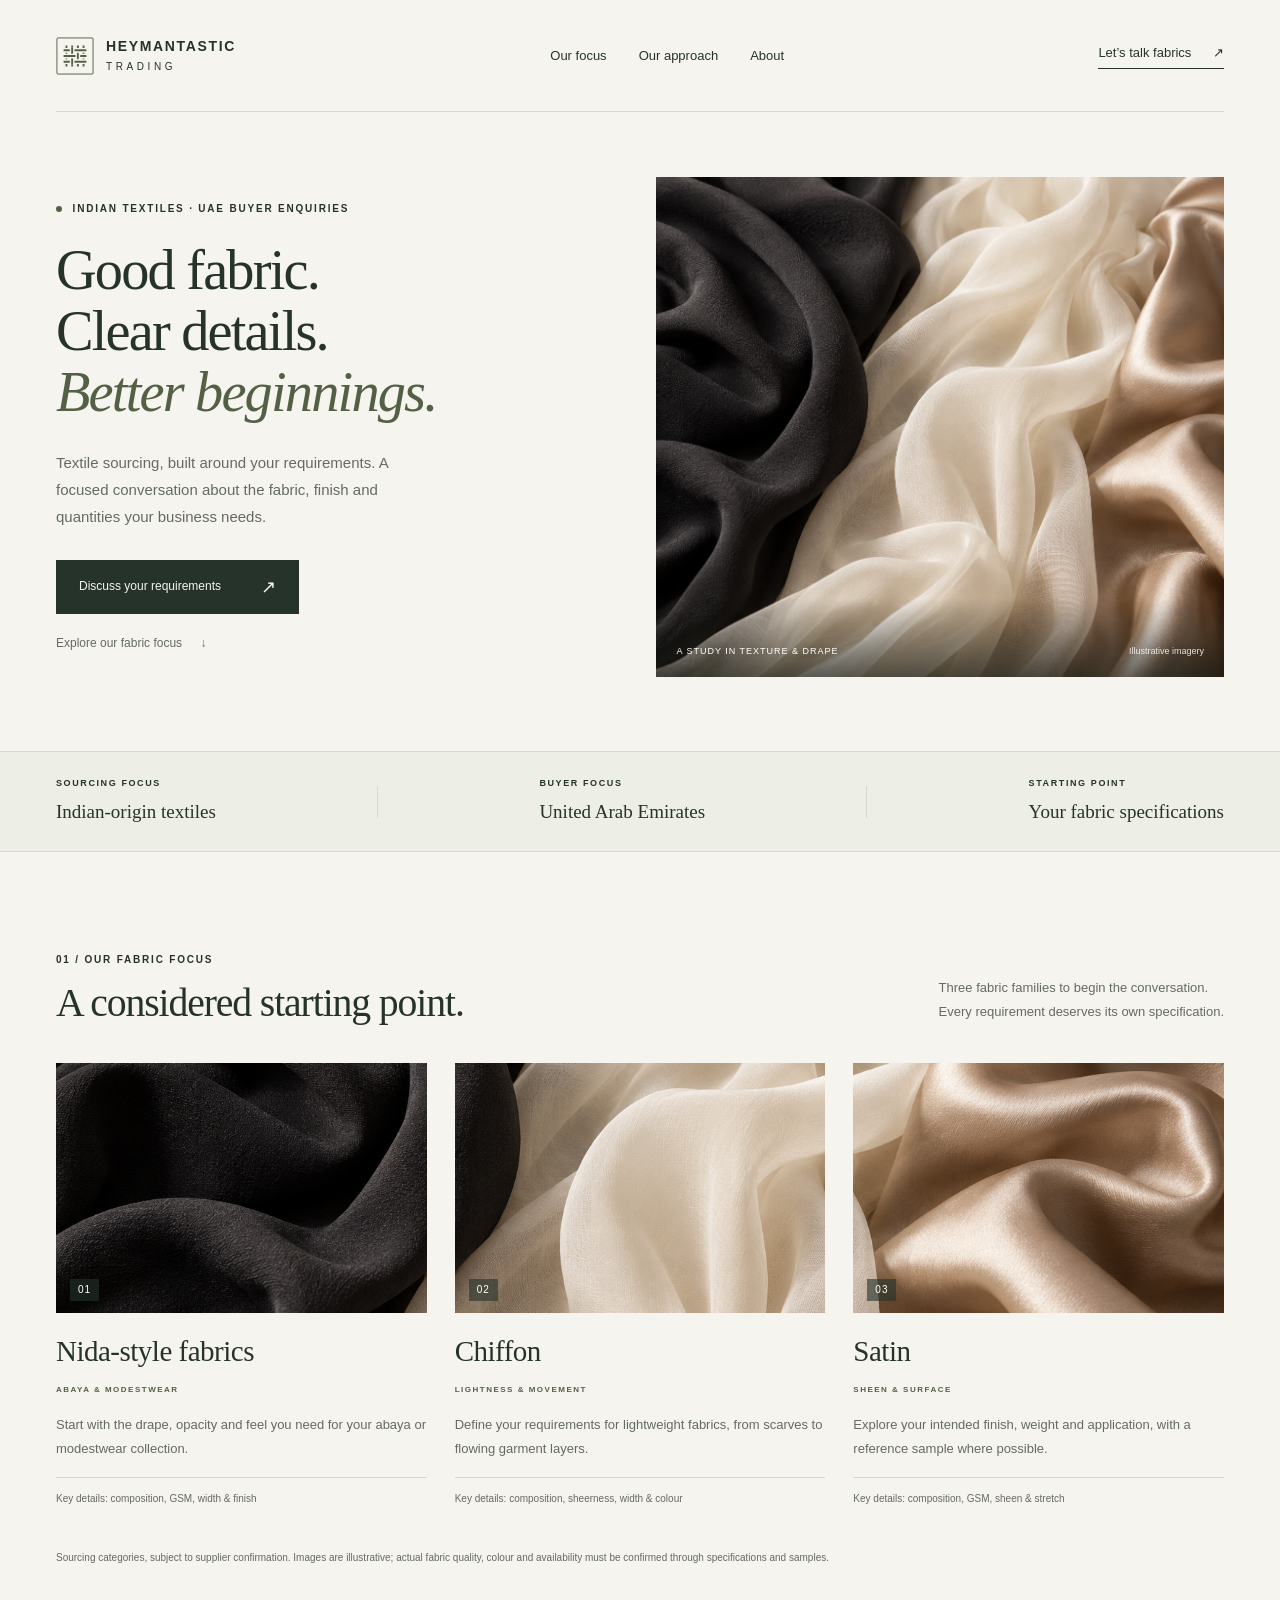
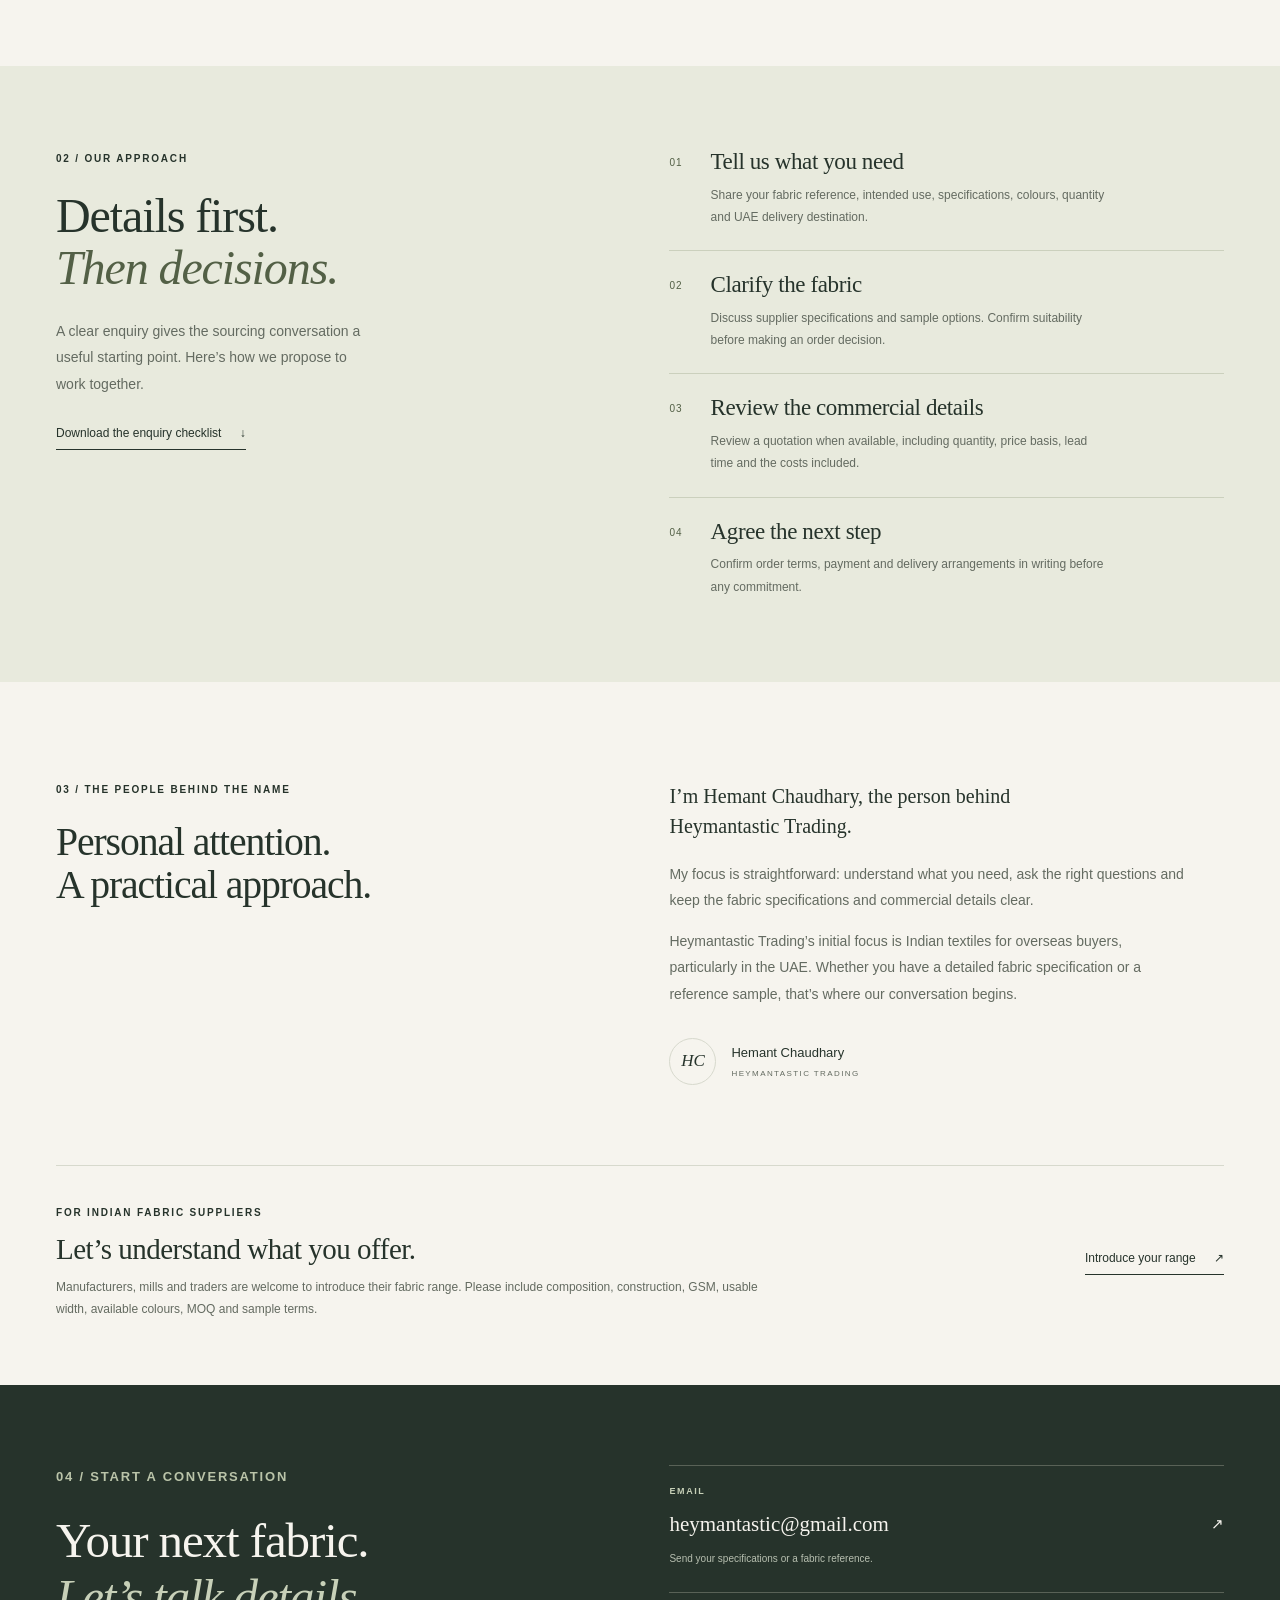
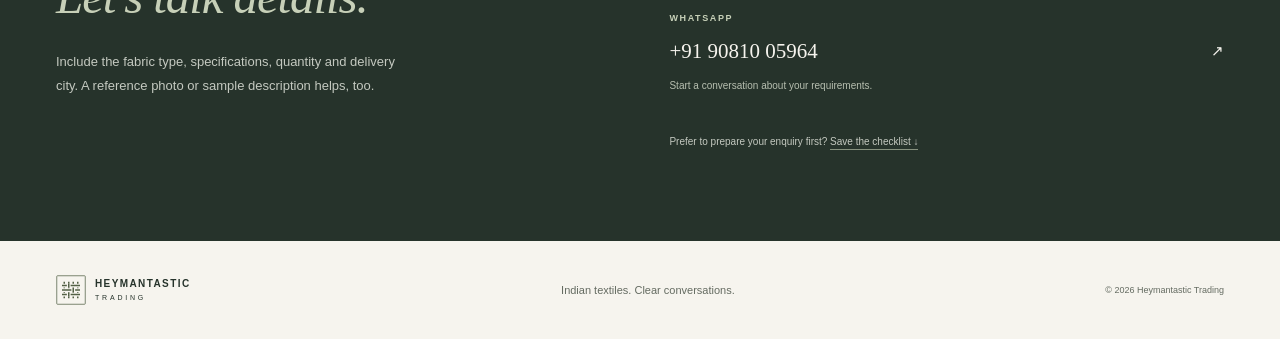
<file: index.html>
<!doctype html>
<html lang="en">
<head>
  <meta charset="utf-8">
  <meta name="viewport" content="width=device-width, initial-scale=1">
  <meta name="robots" content="index, follow">
  <link rel="canonical" href="https://trade.heymantastic.com/">
  <meta name="description" content="Heymantastic Trading — Indian textile sourcing enquiries for UAE fabric buyers. Explore Nida-style abaya fabrics, chiffon and satin, with specifications at the centre of the conversation.">
  <meta name="theme-color" content="#f6f4ee">
  <title>Heymantastic Trading — Indian Textile Sourcing</title>
  <link rel="icon" href="assets/mark.svg" type="image/svg+xml">
  <link rel="stylesheet" href="styles.css">
</head>
<body>
  <a class="skip-link" href="#main">Skip to content</a>
  <header class="header wrap">
    <a class="brand" href="#" aria-label="Heymantastic Trading home">
      <img src="assets/mark.svg" width="38" height="38" alt="">
      <span>HEYMANTASTIC<span class="brand-sub">TRADING</span></span>
    </a>
    <nav aria-label="Main navigation">
      <a href="#fabrics">Our focus</a><a href="#approach">Our approach</a><a href="#about">About</a>
    </nav>
    <a class="header-cta" href="#enquire">Let’s talk fabrics <span aria-hidden="true">↗</span></a>
  </header>

  <main id="main">
    <section class="hero wrap" aria-labelledby="hero-heading">
      <div class="hero-copy">
        <p class="eyebrow"><span class="dot"></span> INDIAN TEXTILES · UAE BUYER ENQUIRIES</p>
        <h1 id="hero-heading">Good fabric.<br>Clear details.<br><em>Better beginnings.</em></h1>
        <p class="hero-description">Textile sourcing, built around your requirements. A focused conversation about the fabric, finish and quantities your business needs.</p>
        <a class="button" href="#enquire">Discuss your requirements <span aria-hidden="true">↗</span></a>
        <a class="text-link hero-secondary" href="#fabrics">Explore our fabric focus <span aria-hidden="true">↓</span></a>
      </div>
      <figure class="hero-image">
        <img src="assets/fabric-study.png" alt="Illustrative still life of draped black, ivory and champagne fabrics" width="1536" height="1024" fetchpriority="high">
        <figcaption><span>A STUDY IN TEXTURE &amp; DRAPE</span><span>Illustrative imagery</span></figcaption>
      </figure>
    </section>

    <div class="focus-band">
      <div class="wrap band-content"><p><span class="small-label">SOURCING FOCUS</span> Indian-origin textiles</p><span class="band-rule" aria-hidden="true"></span><p><span class="small-label">BUYER FOCUS</span> United Arab Emirates</p><span class="band-rule" aria-hidden="true"></span><p><span class="small-label">STARTING POINT</span> Your fabric specifications</p></div>
    </div>

    <section class="section wrap" id="fabrics" aria-labelledby="fabrics-heading">
      <div class="section-heading"><div><p class="eyebrow">01 / OUR FABRIC FOCUS</p><h2 id="fabrics-heading">A considered starting point.</h2></div><p>Three fabric families to begin the conversation.<br>Every requirement deserves its own specification.</p></div>
      <div class="fabric-grid">
        <article class="fabric-card"><div class="fabric-photo photo-black" role="img" aria-label="Illustrative black fabric folds"><span>01</span></div><div class="fabric-title"><h3>Nida-style fabrics</h3><span>ABAYA &amp; MODESTWEAR</span></div><p>Start with the drape, opacity and feel you need for your abaya or modestwear collection.</p><p class="fabric-detail">Key details: composition, GSM, width &amp; finish</p></article>
        <article class="fabric-card"><div class="fabric-photo photo-ivory" role="img" aria-label="Illustrative ivory fabric folds"><span>02</span></div><div class="fabric-title"><h3>Chiffon</h3><span>LIGHTNESS &amp; MOVEMENT</span></div><p>Define your requirements for lightweight fabrics, from scarves to flowing garment layers.</p><p class="fabric-detail">Key details: composition, sheerness, width &amp; colour</p></article>
        <article class="fabric-card"><div class="fabric-photo photo-champagne" role="img" aria-label="Illustrative champagne fabric folds"><span>03</span></div><div class="fabric-title"><h3>Satin</h3><span>SHEEN &amp; SURFACE</span></div><p>Explore your intended finish, weight and application, with a reference sample where possible.</p><p class="fabric-detail">Key details: composition, GSM, sheen &amp; stretch</p></article>
      </div>
      <p class="collection-note">Sourcing categories, subject to supplier confirmation. Images are illustrative; actual fabric quality, colour and availability must be confirmed through specifications and samples.</p>
    </section>

    <section class="approach-section" id="approach" aria-labelledby="approach-heading"><div class="wrap approach-layout">
      <div class="approach-intro"><p class="eyebrow">02 / OUR APPROACH</p><h2 id="approach-heading">Details first.<br><em>Then decisions.</em></h2><p>A clear enquiry gives the sourcing conversation a useful starting point. Here’s how we propose to work together.</p><a class="text-link" href="enquiry-checklist.txt" download>Download the enquiry checklist <span aria-hidden="true">↓</span></a></div>
      <ol class="steps">
        <li><span class="step-number">01</span><div><h3>Tell us what you need</h3><p>Share your fabric reference, intended use, specifications, colours, quantity and UAE delivery destination.</p></div></li>
        <li><span class="step-number">02</span><div><h3>Clarify the fabric</h3><p>Discuss supplier specifications and sample options. Confirm suitability before making an order decision.</p></div></li>
        <li><span class="step-number">03</span><div><h3>Review the commercial details</h3><p>Review a quotation when available, including quantity, price basis, lead time and the costs included.</p></div></li>
        <li><span class="step-number">04</span><div><h3>Agree the next step</h3><p>Confirm order terms, payment and delivery arrangements in writing before any commitment.</p></div></li>
      </ol>
    </div></section>

    <section class="section wrap about-layout" id="about" aria-labelledby="about-heading">
      <div><p class="eyebrow">03 / THE PEOPLE BEHIND THE NAME</p><h2 id="about-heading">Personal attention.<br>A practical approach.</h2></div>
      <div class="about-copy"><p class="lead">I’m Hemant Chaudhary, the person behind Heymantastic Trading.</p><p>My focus is straightforward: understand what you need, ask the right questions and keep the fabric specifications and commercial details clear.</p><p>Heymantastic Trading’s initial focus is Indian textiles for overseas buyers, particularly in the UAE. Whether you have a detailed fabric specification or a reference sample, that’s where our conversation begins.</p><div class="signature"><span class="signature-mark" aria-hidden="true">HC</span><span>Hemant Chaudhary<small>HEYMANTASTIC TRADING</small></span></div></div>
    </section>

    <aside class="supplier-section wrap" aria-labelledby="supplier-heading"><div><p class="eyebrow">FOR INDIAN FABRIC SUPPLIERS</p><h2 id="supplier-heading">Let’s understand what you offer.</h2><p>Manufacturers, mills and traders are welcome to introduce their fabric range. Please include composition, construction, GSM, usable width, available colours, MOQ and sample terms.</p></div><a class="text-link" href="#enquire">Introduce your range <span aria-hidden="true">↗</span></a></aside>

    <section class="contact-section" id="enquire" aria-labelledby="contact-heading"><div class="wrap contact-layout"><div><p class="eyebrow">04 / START A CONVERSATION</p><h2 id="contact-heading">Your next fabric.<br><em>Let’s talk details.</em></h2><p>Include the fabric type, specifications, quantity and delivery city. A reference photo or sample description helps, too.</p></div><div class="contact-options">
      <div class="contact-card"><span class="small-label">EMAIL</span><a href="mailto:heymantastic@gmail.com"><p>heymantastic@gmail.com</p><span aria-hidden="true">↗</span></a><small>Send your specifications or a fabric reference.</small></div>
      <div class="contact-card"><span class="small-label">WHATSAPP</span><a href="https://wa.me/919081005964" target="_blank" rel="noopener noreferrer"><p>+91 90810 05964</p><span aria-hidden="true">↗</span></a><small>Start a conversation about your requirements.</small></div>
      <p class="contact-footnote">Prefer to prepare your enquiry first? <a href="enquiry-checklist.txt" download>Save the checklist <span aria-hidden="true">↓</span></a></p>
    </div></div></section>
  </main>
  <footer class="wrap footer"><a class="brand footer-brand" href="#"><img src="assets/mark.svg" width="30" height="30" alt=""><span>HEYMANTASTIC<span class="brand-sub">TRADING</span></span></a><p>Indian textiles. Clear conversations.</p><span>© 2026 Heymantastic Trading</span></footer>
</body>
</html>
</file>
<file: styles.css>
@charset "UTF-8";
:root{--paper:#f6f4ee;--ink:#26332b;--muted:#646b61;--line:#d7d9cd;--olive:#536046;--serif:Georgia,'Times New Roman',serif;--sans:Arial,Helvetica,sans-serif}
*{box-sizing:border-box}html{scroll-behavior:smooth;scroll-padding-top:30px}body{margin:0;background:var(--paper);color:var(--ink);font-family:var(--sans);font-size:15px;line-height:1.65}a{color:inherit;text-decoration:none}button,a{-webkit-tap-highlight-color:transparent}a:focus-visible{outline:3px solid #a06c3e;outline-offset:6px}::selection{background:#dce0cb}img{display:block;max-width:100%}.wrap{width:calc(100% - 112px);max-width:1328px;margin-inline:auto}.skip-link{position:fixed;top:8px;left:8px;padding:10px 20px;background:var(--ink);color:white;z-index:10;transform:translateY(-150%)}.skip-link:focus{transform:translateY(0)}.header{height:112px;display:flex;align-items:center;justify-content:space-between;border-bottom:1px solid var(--line);gap:30px}.brand{display:flex;gap:12px;align-items:center;font-weight:600;font-size:14px;letter-spacing:1.65px;line-height:1.4}.brand-sub{display:block;font-size:10px;letter-spacing:3.6px;font-weight:400;margin-top:4px}.header nav{display:flex;gap:32px;font-size:13px}.header nav a:hover,.text-link:hover{color:var(--olive);text-decoration:underline;text-underline-offset:6px}.header-cta{font-size:13px;border-bottom:1px solid var(--ink);padding-bottom:5px;white-space:nowrap}.header-cta span{margin-left:18px}.hero{padding-block:65px 74px;display:grid;grid-template-columns:1fr 1.06fr;gap:65px;align-items:center}.eyebrow{font-size:10px;letter-spacing:1.8px;font-weight:600;line-height:1.7;margin:0 0 23px}.dot{display:inline-block;width:6px;height:6px;background:var(--olive);border-radius:50%;margin-right:6px;vertical-align:middle}h1,h2,h3,p,figure{margin-top:0}h1,h2,h3{font-family:var(--serif);font-weight:400;line-height:1.08;letter-spacing:-1.8px}h1{font-size:clamp(46px,4.4vw,65px);margin-bottom:27px}h1 em,h2 em{font-weight:400;color:var(--olive)}.hero-description{max-width:360px;color:var(--muted);font-size:15px;line-height:1.8;margin-bottom:30px}.button{display:inline-flex;gap:40px;align-items:center;background:var(--ink);color:var(--paper);padding:16px 22px;font-size:12px;border:1px solid var(--ink);transition:background .2s}.button:hover{background:var(--olive)}.button span{font-size:18px;line-height:1}.text-link{font-size:12px;display:inline-block}.text-link span{margin-left:15px}.hero-secondary{display:block;margin-top:20px;color:var(--muted)}.hero-image{margin:0;align-self:stretch;position:relative;min-height:500px;background:#d3c9b9}.hero-image>img{width:100%;height:100%;position:absolute;object-fit:cover;object-position:45% center}.hero-image figcaption{position:absolute;bottom:0;left:0;right:0;background:linear-gradient(transparent,rgba(20,24,20,.65));color:#fff;padding:46px 20px 18px;display:flex;justify-content:space-between;gap:15px;font-size:9px;letter-spacing:1px}.hero-image figcaption span:last-child{letter-spacing:0;opacity:.85}.focus-band{background:#edeee5;border-top:1px solid var(--line);border-bottom:1px solid var(--line)}.band-content{display:flex;align-items:center;justify-content:space-between;padding-block:24px;gap:28px}.band-content p{margin:0;display:flex;flex-direction:column;font-family:var(--serif);font-size:19px}.small-label{display:block;font-family:var(--sans);font-size:9px;letter-spacing:1.6px;font-weight:600;margin-bottom:5px}.band-rule{height:32px;width:1px;background:var(--line)}.section{padding-block:99px}.section-heading{display:flex;justify-content:space-between;align-items:flex-end;gap:40px;margin-bottom:38px}.section-heading .eyebrow{margin-bottom:14px}h2{font-size:clamp(32px,3.1vw,44px);letter-spacing:-1.1px;margin-bottom:24px}.section-heading h2{margin-bottom:0}.section-heading>p{margin:0;color:var(--muted);font-size:13px;line-height:1.9}.fabric-grid{display:grid;grid-template-columns:repeat(3,1fr);gap:28px}.fabric-photo{height:250px;background-image:url('assets/fabric-study.png');background-size:300% auto;background-repeat:no-repeat;position:relative;overflow:hidden}.photo-black{background-position:left 52%;background-color:#33352f}.photo-ivory{background-position:center 52%;background-color:#d8d1c2}.photo-champagne{background-position:right 52%;background-color:#baa88f}.fabric-photo>span{position:absolute;left:14px;bottom:12px;color:white;font-size:10px;letter-spacing:1px;background:rgba(38,51,43,.6);padding:3px 8px}.fabric-title{padding-top:23px}.fabric-title h3{font-size:29px;letter-spacing:-.5px;margin-bottom:8px}.fabric-title>span{font-size:8px;letter-spacing:1.5px;font-weight:600;color:var(--olive)}.fabric-card>p{color:var(--muted);font-size:13px;margin-top:13px;margin-bottom:17px;line-height:1.8}.fabric-card .fabric-detail{font-size:10px;border-top:1px solid var(--line);padding-top:13px;line-height:1.6}.collection-note{font-size:10px;color:var(--muted);max-width:790px;line-height:1.8;margin:25px 0 0}.approach-section{background:#e8eadd;padding-block:84px}.approach-layout{display:grid;grid-template-columns:1fr 1.08fr;gap:100px}.approach-intro h2{font-size:48px}.approach-intro>p:not(.eyebrow){color:var(--muted);max-width:320px;font-size:14px;line-height:1.9}.approach-intro .text-link{margin-top:13px;border-bottom:1px solid var(--ink);padding-bottom:5px}.steps{list-style:none;margin:0;padding:0}.steps li{display:flex;gap:28px;border-bottom:1px solid #cbd0bd;padding:22px 0}.steps li:first-child{padding-top:0}.steps li:last-child{border-bottom:0;padding-bottom:0}.step-number{font-size:10px;letter-spacing:1px;color:var(--olive);padding-top:5px}.steps h3{font-size:23px;letter-spacing:-.4px;margin-bottom:9px}.steps p{color:var(--muted);font-size:12px;line-height:1.85;margin-bottom:0;max-width:400px}.about-layout{display:grid;grid-template-columns:1fr 1.08fr;gap:100px;padding-bottom:80px}.about-copy p{color:var(--muted);font-size:14px;line-height:1.9;max-width:520px}.about-copy .lead{font-size:20px;line-height:1.5;font-family:var(--serif);color:var(--ink);max-width:400px}.signature{display:flex;align-items:center;gap:15px;font-size:13px;margin-top:30px}.signature-mark{display:grid;place-items:center;border:1px solid var(--line);width:47px;height:47px;border-radius:50%;font-family:var(--serif);font-size:17px;font-style:italic}.signature small{display:block;font-size:8px;letter-spacing:1.4px;margin-top:3px;color:var(--muted)}.supplier-section{border-top:1px solid var(--line);padding-block:38px 65px;display:flex;align-items:center;justify-content:space-between;gap:70px}.supplier-section .eyebrow{margin-bottom:13px}.supplier-section h2{font-size:29px;letter-spacing:-.5px;margin-bottom:12px}.supplier-section p:not(.eyebrow){font-size:12px;line-height:1.8;color:var(--muted);max-width:720px;margin-bottom:0}.supplier-section>a{white-space:nowrap;border-bottom:1px solid var(--ink);padding-bottom:5px}.contact-section{background:var(--ink);color:var(--paper);padding-block:80px}.contact-layout{display:grid;grid-template-columns:1fr 1.08fr;gap:100px}.contact-section .eyebrow{color:#bac4a9}.contact-section h2{font-size:49px;line-height:1.15}.contact-section h2 em{color:#c7d0b8}.contact-section p{font-size:13px;line-height:1.9;max-width:350px;color:#c4c9c0}.contact-card{border-top:1px solid #596257;padding:18px 0 22px}.contact-card .small-label{color:#c7d0b8}.contact-card p{font-family:var(--serif);font-size:21px;color:var(--paper);margin:6px 0;max-width:none;overflow-wrap:anywhere;line-height:1.4}.contact-card small{font-size:10px;color:#b7bfb0}.contact-card a{display:flex;justify-content:space-between;align-items:center;gap:15px}.contact-card a:hover{text-decoration:underline;text-underline-offset:6px}.contact-section .contact-footnote{max-width:none;font-size:10px;margin-top:13px}.contact-footnote a{border-bottom:1px solid #87927f;padding-bottom:2px}.footer{padding-block:34px;display:flex;align-items:center;justify-content:space-between;gap:25px}.footer-brand{font-size:10px;letter-spacing:1.4px;gap:9px}.footer-brand .brand-sub{font-size:7px;letter-spacing:2.8px;margin-top:2px}.footer>p{margin:0;font-size:11px;color:var(--muted)}.footer>span{font-size:9px;color:var(--muted)}
@media(min-width:1500px){.hero{gap:85px;padding-block:80px}.hero-image{min-height:580px}h1{font-size:72px}}
@media(max-width:1050px){.wrap{width:calc(100% - 64px)}.hero{gap:35px}.header nav{gap:22px}.hero-image{min-height:460px}h1{font-size:48px}.hero-description{font-size:14px}.approach-layout,.about-layout,.contact-layout{gap:55px}.fabric-photo{height:210px}.section-heading>p{max-width:260px}.section-heading>p br{display:none}.fabric-grid{gap:20px}}
@media(max-width:760px){.wrap{width:calc(100% - 40px)}.header{height:87px;gap:15px}.brand{font-size:11px;letter-spacing:1.2px;gap:9px}.brand img{width:30px;height:30px}.brand-sub{font-size:8px;letter-spacing:2.6px}.header nav{display:none}.header-cta{font-size:10px}.header-cta span{margin-left:6px}.hero{grid-template-columns:1fr;gap:32px;padding-block:40px}.hero .eyebrow{font-size:8px;letter-spacing:1.2px;margin-bottom:22px}h1{font-size:clamp(42px,9.2vw,64px);letter-spacing:-1.8px;margin-bottom:23px}.hero-description{font-size:14px;max-width:400px;margin-bottom:25px}.hero-secondary{display:inline-block;margin:0 0 0 15px;font-size:10px}.button{font-size:11px;padding:14px 17px;gap:20px}.hero-image{min-height:0;height:350px}.band-content{gap:20px;flex-wrap:wrap;padding-block:21px}.band-content p{font-size:15px}.small-label{font-size:8px;letter-spacing:1px}.band-rule{display:none}.band-content p:last-child{display:none}.section{padding-block:62px}.section-heading{display:block;margin-bottom:30px}.section-heading>p{max-width:350px;margin-top:18px;font-size:12px}.eyebrow{font-size:9px;margin-bottom:17px}h2{font-size:35px}.fabric-grid{grid-template-columns:1fr;gap:32px}.fabric-photo{height:275px;background-size:300% auto}.fabric-title{padding-top:19px;display:flex;align-items:center;justify-content:space-between;gap:10px}.fabric-title h3{font-size:28px;margin-bottom:0}.fabric-title>span{font-size:7px;letter-spacing:1px}.fabric-card>p{margin-top:12px;margin-bottom:12px;max-width:470px}.fabric-card .fabric-detail{margin-bottom:0}.collection-note{font-size:9px;margin-top:30px}.approach-section{padding-block:56px}.approach-layout,.about-layout,.contact-layout{grid-template-columns:1fr;gap:35px}.approach-intro h2{font-size:40px}.approach-intro>p:not(.eyebrow){max-width:420px}.steps li{padding-block:22px;gap:22px}.steps h3{font-size:24px}.steps p{font-size:13px;max-width:none}.about-layout{gap:8px;padding-bottom:45px}.about-copy .lead{font-size:21px}.about-copy p{font-size:13px}.supplier-section{display:block;padding-block:32px 45px}.supplier-section h2{font-size:29px}.supplier-section>a{margin-top:22px}.contact-section{padding-block:54px}.contact-section h2{font-size:42px}.contact-section p{max-width:420px}.contact-layout{gap:22px}.contact-card p{font-size:22px}.footer{flex-wrap:wrap;padding-block:27px;gap:22px}.footer>p{font-size:10px}.footer>span{font-size:9px;width:100%}}
@media(max-width:380px){.header-cta{font-size:9px}.hero-secondary{display:block;margin:18px 0 0}.hero-image{height:295px}.fabric-title{display:block}.fabric-title h3{margin-bottom:6px}.fabric-photo{height:230px}.hero-image figcaption{font-size:8px;padding-inline:14px}}
@media(prefers-reduced-motion:reduce){html{scroll-behavior:auto}*{transition:none!important}}
</file>
